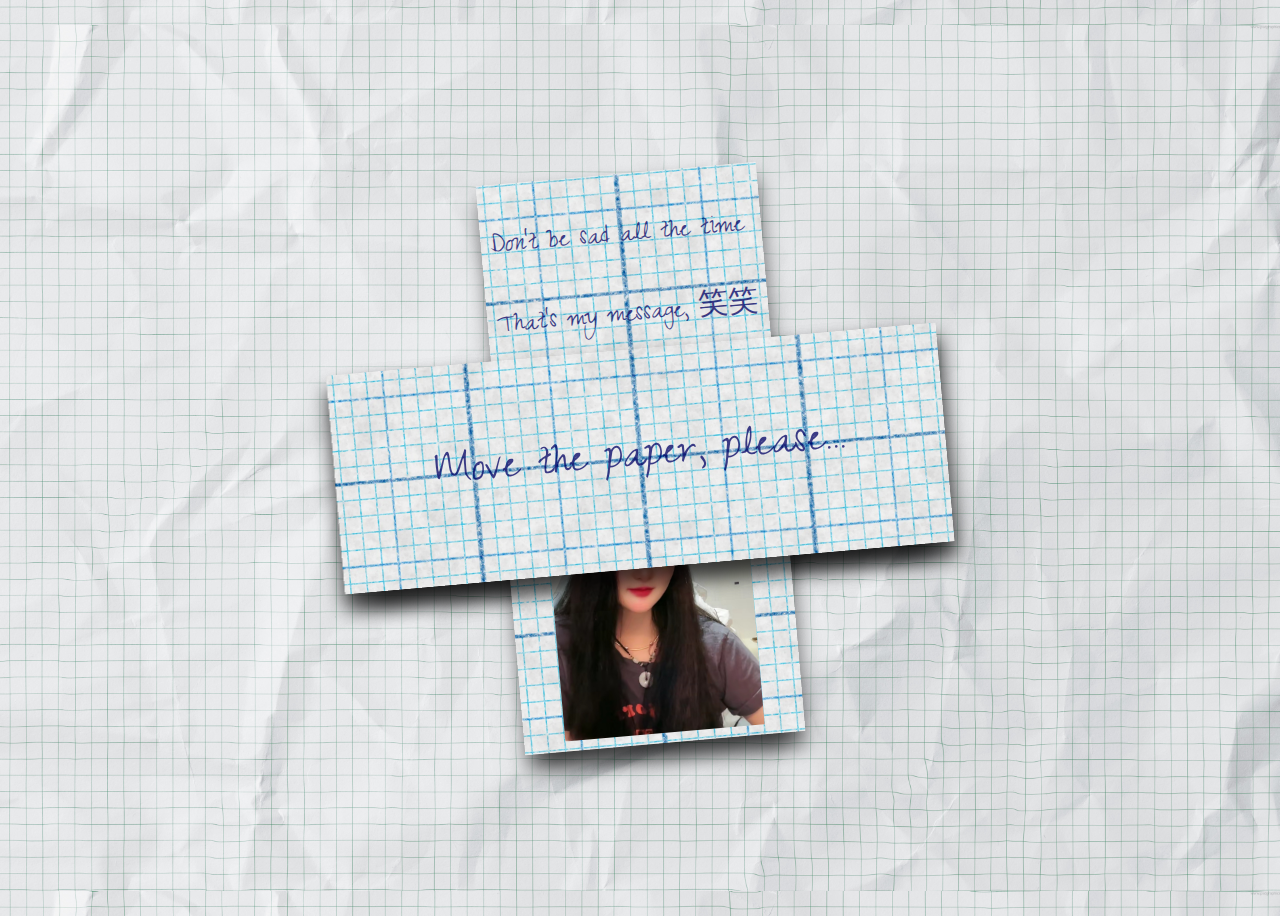
<file: index.html>
<html lang="en">
<head>
    <meta charset="UTF-8">
    <meta http-equiv="X-UA-Compatible" content="IE=edge">
    <meta name="viewport" content="width=device-width, initial-scale=1.0">
    <title> For you </title>
    <link rel="stylesheet" href="style.css">
</head>
<body>
    <div class="paper">
        <a href="index2.html">
        <p> Click here to continue </p>
    </a>
    </div>
    <div class="paper koala"></div>

    <div class="paper image">
        <p>Stay strong, beautiful</p>
        <center><p>wk wk wk wk</p></center>
        <center><img src="images/5.jpg"></center>
    </div>

    <div class="paper image">
        <img src="images/1.jpg">
    </div>
    <div class="paper image">
        <img src="images/3.jpg">
    </div>
    <div class="paper image">
        <img src="images/4.jpg">
    </div>
    <!-- <div class="paper image">
        <img src="images/5.jpg">
    </div> -->

    <div class="paper image">
        <p>Don’t be sad all the time</p>
        <p>That's my message, 笑笑</p>
        <center><img src="images/2.jpg"></center>
    </div>

    <!-- <div class="paper">
        <p> Sehat selalu ya :) </p>
    </div> -->

    <div class="paper">
        <p> Happy Birthday to You... </p>
    </div>

    <div class="paper">
        <!-- <p> Geser Kertasnya ya... </p> -->
        <p> Move the paper, please... </p>
    </div>

    <audio autoplay>
    <source src="images/hbd.mp3" type="audio/mp3">
<!--         <source src="https://github.com/nick781621/today/blob/main/images/hbd.mp3" type="audio/mp3"> -->
<!--          <audio id="audio" src="images/hbd.mp3"></audio> -->
        
    </audio>


    

    <script src="script.js"></script>
</body>
</html>
</file>
<file: style.css>
@import url('https://fonts.googleapis.com/css2?family=Zeyada:wght@300;400;500;600;700&display=swap');

.paper {
    padding: 100px 100px;
}
body {
    height: 100vh;
    display: flex;
    align-items: center;
    justify-content: center;
    background-image: url('images/bg.jpeg');
    background-size: 1300px;
    background-position: center center;
}
.paper {
    position: absolute;
    background-image: url('images/paper.jpeg');
    background-size: 500px;
    background-position: center center;
    padding: 20px 100px;
    transform: rotateZ(-5deg);
    box-shadow: 1px 15px 20px 0px rgba(0, 0, 0, 0.5);
} 

.paper.koala {
    position: relative;
    width: 200px;
    height: 200px;
    padding: 0;
    border-radius: 50%;
}

.paper.image {
    padding: 10px;
}

.paper.image p{
    font-size: 30px;
}

img {
    max-width: 200px;
    width: 100%;
    user-select: none;
}

.paper.koala::after {
    content: "";
    background-image: url('images/dog.png');
    width: 100%;
    height: 100%;
    position: absolute;
    top: 0;
    left: 0;
    background-size: 150px;
    background-position: center center;
    background-repeat: no-repeat;
    opacity: 1;
}

p {
    font-family: 'zeyada';
    font-size: 50px;
    color: rgb(0, 0, 100);
    opacity: 0.75;
    user-select: none;
}
</file>
